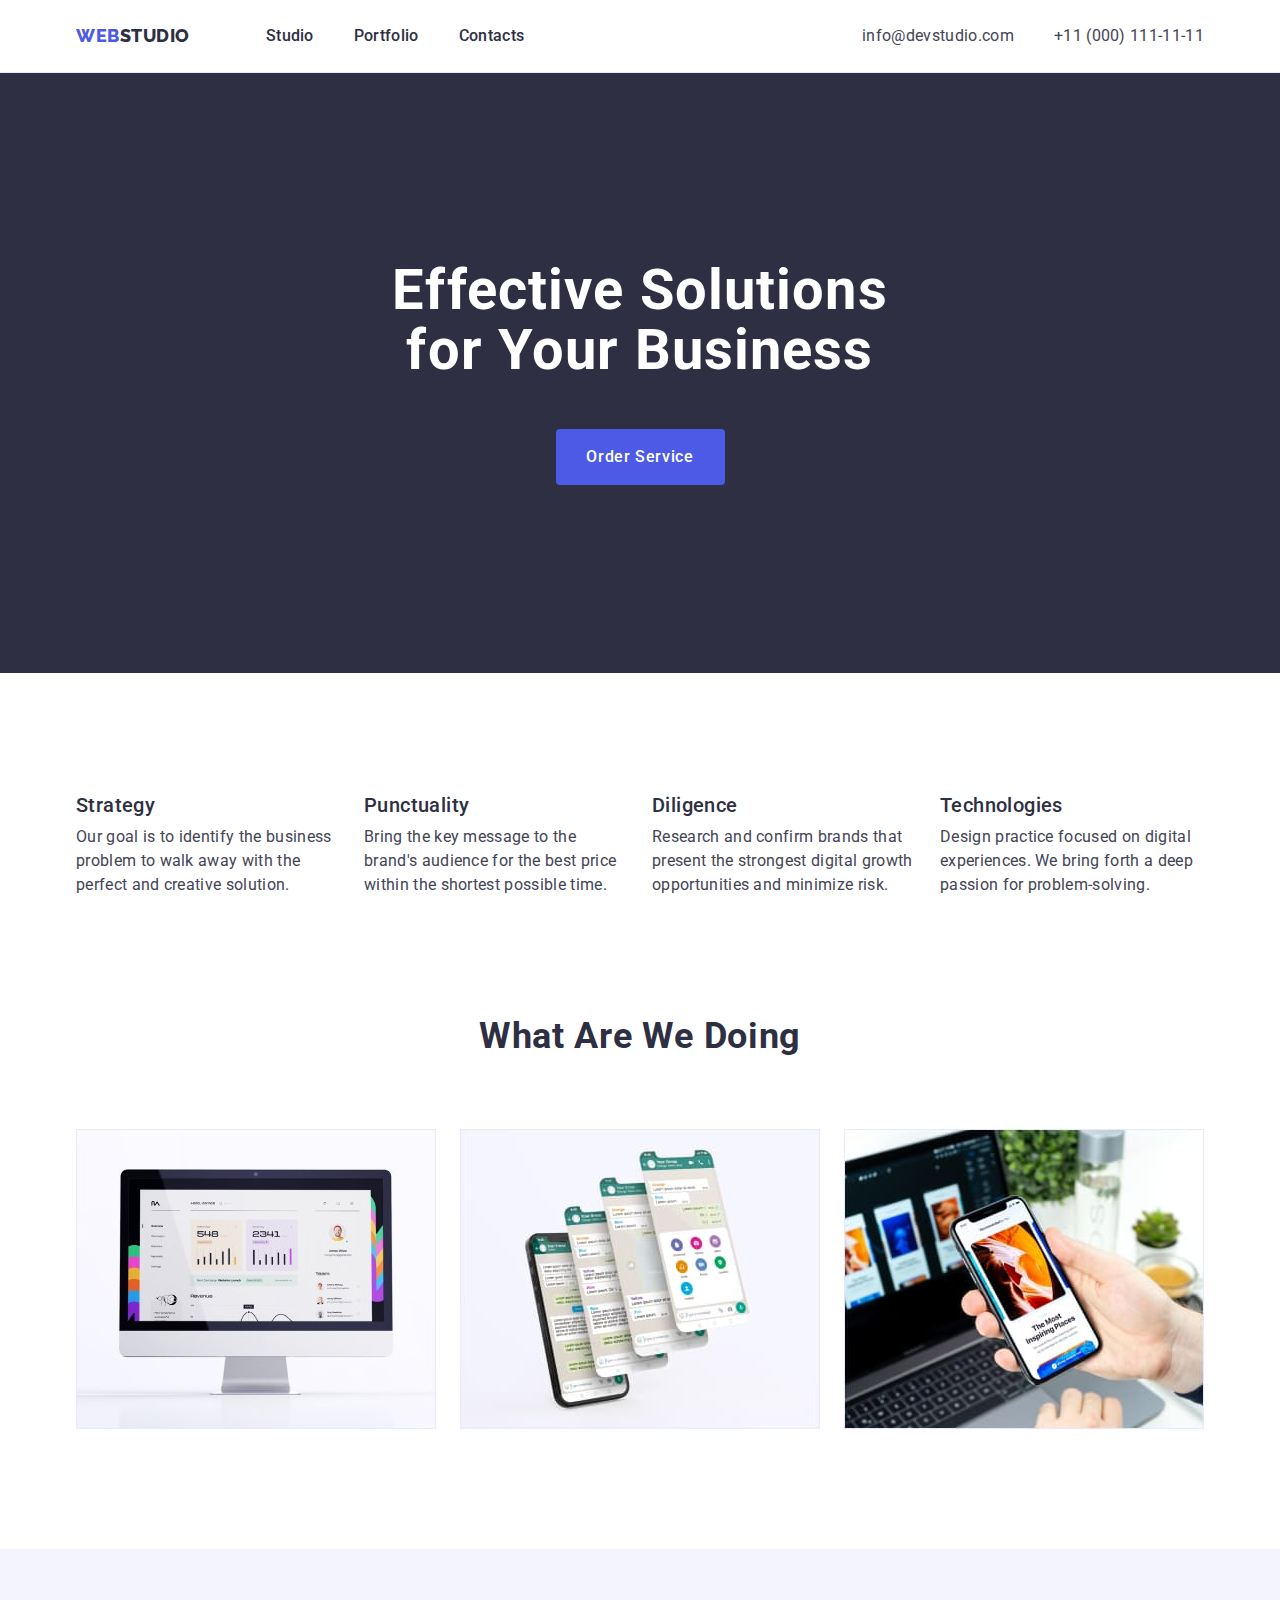
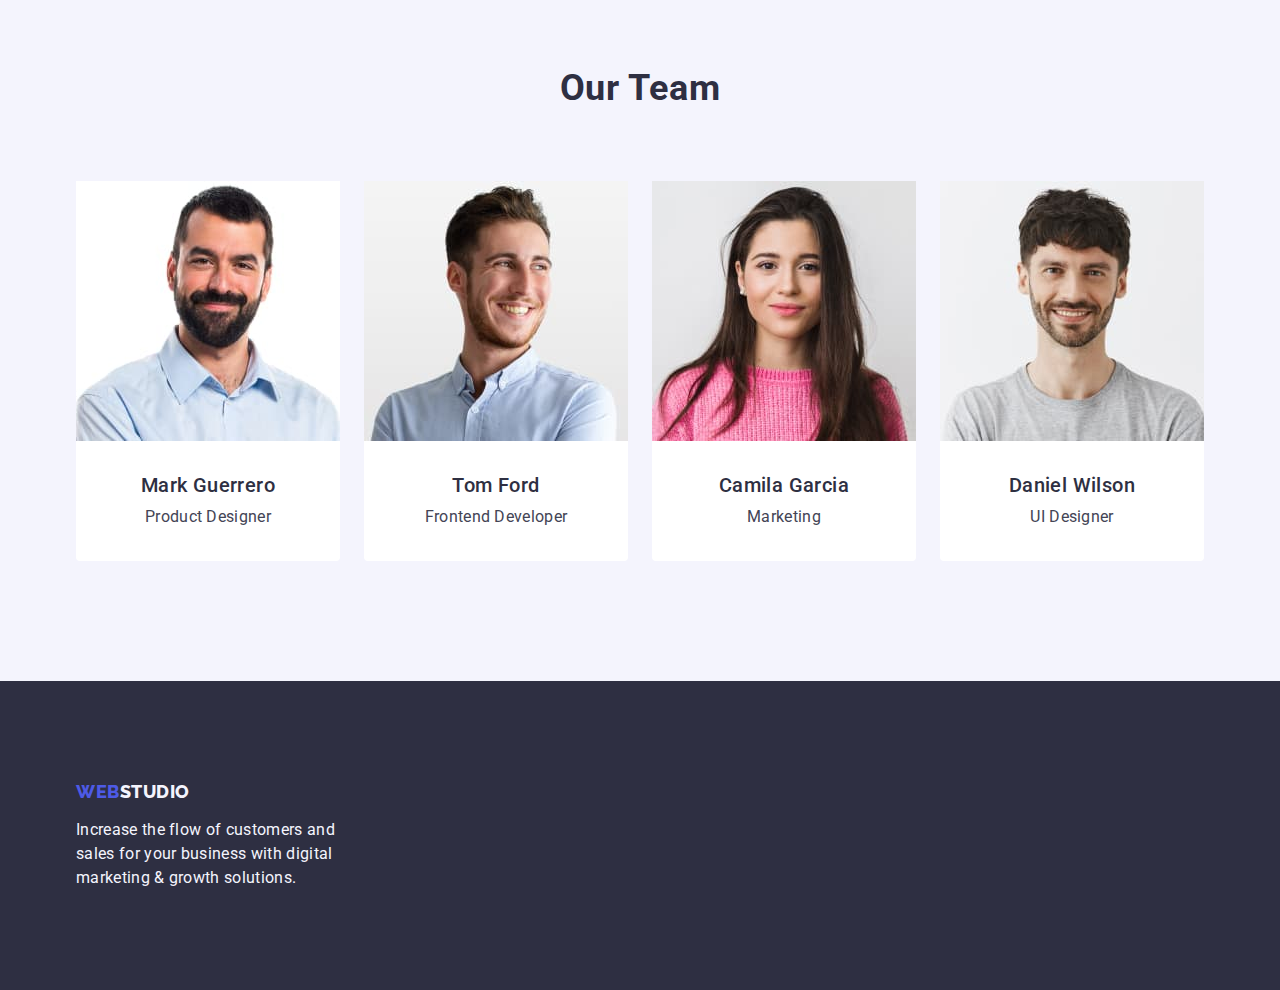
<file: index.html>
<!DOCTYPE html>
<html lang="en">

<head>
    <meta charset="UTF-8">
    <meta http-equiv="X-UA-Compatible" content="IE=edge">
    <meta name="viewport" content="width=device-width, initial-scale=1.0">
    <title>Document</title>
    <!--Fonts styles-->
    <link rel="preconnect" href="https://fonts.googleapis.com">
    <link rel="preconnect" href="https://fonts.gstatic.com" crossorigin>
    <link href="https://fonts.googleapis.com/css2?family=Raleway:wght@800&family=Roboto:wght@400;500;700&display=swap"
        rel="stylesheet">
    <link rel="stylesheet"
        href="https://cdnjs.cloudflare.com/ajax/libs/modern-normalize/1.1.0/modern-normalize.min.css">
    <!--Custom styles-->
    <link rel="stylesheet" href="./css/styles.css">
</head>

<body>
    <header class="head">
        <!--Logo-->
        <div class="container main-nav">
            <nav class="main-nav">
                <a href="index.html" class="logo link"> Web <span class="logo-item">Studio</span></a> <!--Logo-->
                <!--Menu Nav-->
                <ul class="menu-nav list">
                    <li class="item"><a href="./index.html" class="link">Studio</a></li>
                    <li class="item"><a href="./portfolio.html" class="link">Portfolio</a></li>
                    <li class="item"><a href="" class="link">Contacts</a></li>
                </ul>
            </nav>
            <address class="address list">
                <ul class="contacts list">
                    <li class="item">
                        <a href="mailto:info@devstudio.com" class="link">info@devstudio.com</a>
                    </li>
                    <li class="item">
                        <a href="tel:+110001111111" class="link">+11 (000) 111-11-11</a>
                    </li>
                </ul>
            </address>
        </div>
    </header>
    <main>
        <!--Hero image-->
        <section class="page">
            <div class="container">
                <h1 class="title-logo">Effective Solutions for Your Business </h1>
                <button type="button" class="page-but">Order Service</button>
            </div>

        </section>
        <!--section 1-->
        <section class="section-ab">
            <div class="container">
                <h2 class="slogan" hidden> Eror</h2>
                <ul class="list-ab list">
                    <!--Feature 1-->
                    <li class="item">
                        <h3 class="title-fr">Strategy</h3>
                        <p class="paragraf">
                            Our goal is to identify the business problem to walk away with the perfect and creative
                            solution.
                        </p>
                    </li>
                    <!--Feature 2-->
                    <li class="item">
                        <h3 class="title-fr">Punctuality</h3>
                        <p class="paragraf">
                            Bring the key message to the brand's audience for the best price within the shortest
                            possible
                            time.
                        </p>
                    </li>
                    <!--Feature 3-->
                    <li class="item">
                        <h3 class="title-fr">Diligence</h3>
                        <p class="paragraf">
                            Research and confirm brands that present the strongest digital growth opportunities and
                            minimize
                            risk.
                        </p>
                    </li>
                    <!--Feature 4-->
                    <li class="item">
                        <h3 class="title-fr">Technologies</h3>
                        <p class="paragraf">Design practice focused on digital experiences. We bring forth a deep
                            passion
                            for
                            problem-solving.</p>
                    </li>
                </ul>
            </div>
        </section>
        <!--section 2-->
        <section class="section-prod">
            <div class="container">
                <h2 class="title-ab-me">What are we doing</h2>
                <ul class="product list">
                    <li class="item"><img src="./images/Section2/Rectangle71-2.jpg" alt="Imac" width="360"></li>
                    <li class="item"><img src="./images/Section2/Rectangle71-1.jpg"
                            alt="Phone in which the functionality of the application is shown" width="360">
                    </li>
                    <li class="item"><img src="./images/Section2/Rectangle71.jpg"
                            alt="Phone in the foreground. On the back of a laptop" width="360">
                    </li>
                </ul>
            </div>
        </section>
        <!--section 3-->
        <section class="team">
            <div class="container">
                <h2 class="title-team">Our Team</h2>
                <ul class="team-li list">
                    <li class="item">
                        <img src="./images/Section3/img-3.jpg" alt="Man" width="264">
                        <div class="name">
                            <h3 class="title-team-name list">Mark Guerrero</h3>
                            <p class="paragraf list">Product Designer</p>
                        </div>
                    </li>
                    <li class="item">
                        <img src="./images/Section3/img-2.jpg" alt="Man" width="264">
                        <div class="name">
                            <h3 class="title-team-name list">Tom Ford</h3>
                            <p class="paragraf list">Frontend Developer</p>
                        </div>
                    </li>
                    <li class="item">
                        <img src="./images/Section3/img-1.jpg" alt="Women" width="264">
                        <div class="name">
                            <h3 class="title-team-name list">Camila Garcia</h3>
                            <p class="paragraf list">Marketing</p>
                        </div>
                    </li>
                    <li class="item">
                        <img src="./images/Section3/img.jpg" alt="Man" width="264">
                        <div class="name">
                            <h3 class="title-team-name list">Daniel Wilson</h3>
                            <p class="paragraf list">UI Designer</p>
                        </div>
                    </li>
                </ul>
            </div>

        </section>
    </main>
    <!--footer-->
    <footer class="footer">
        <div class="main-footer container">
            <a href="./index.html" class="logo-fr list">Web<span class="logo-item">Studio</span> </a>
            <!--Logo-->
            <p class="fr-text list">Increase the flow of customers and sales for your business with digital marketing &
                growth
                solutions.</p>
        </div>
    </footer>
</body>

</html>
</file>
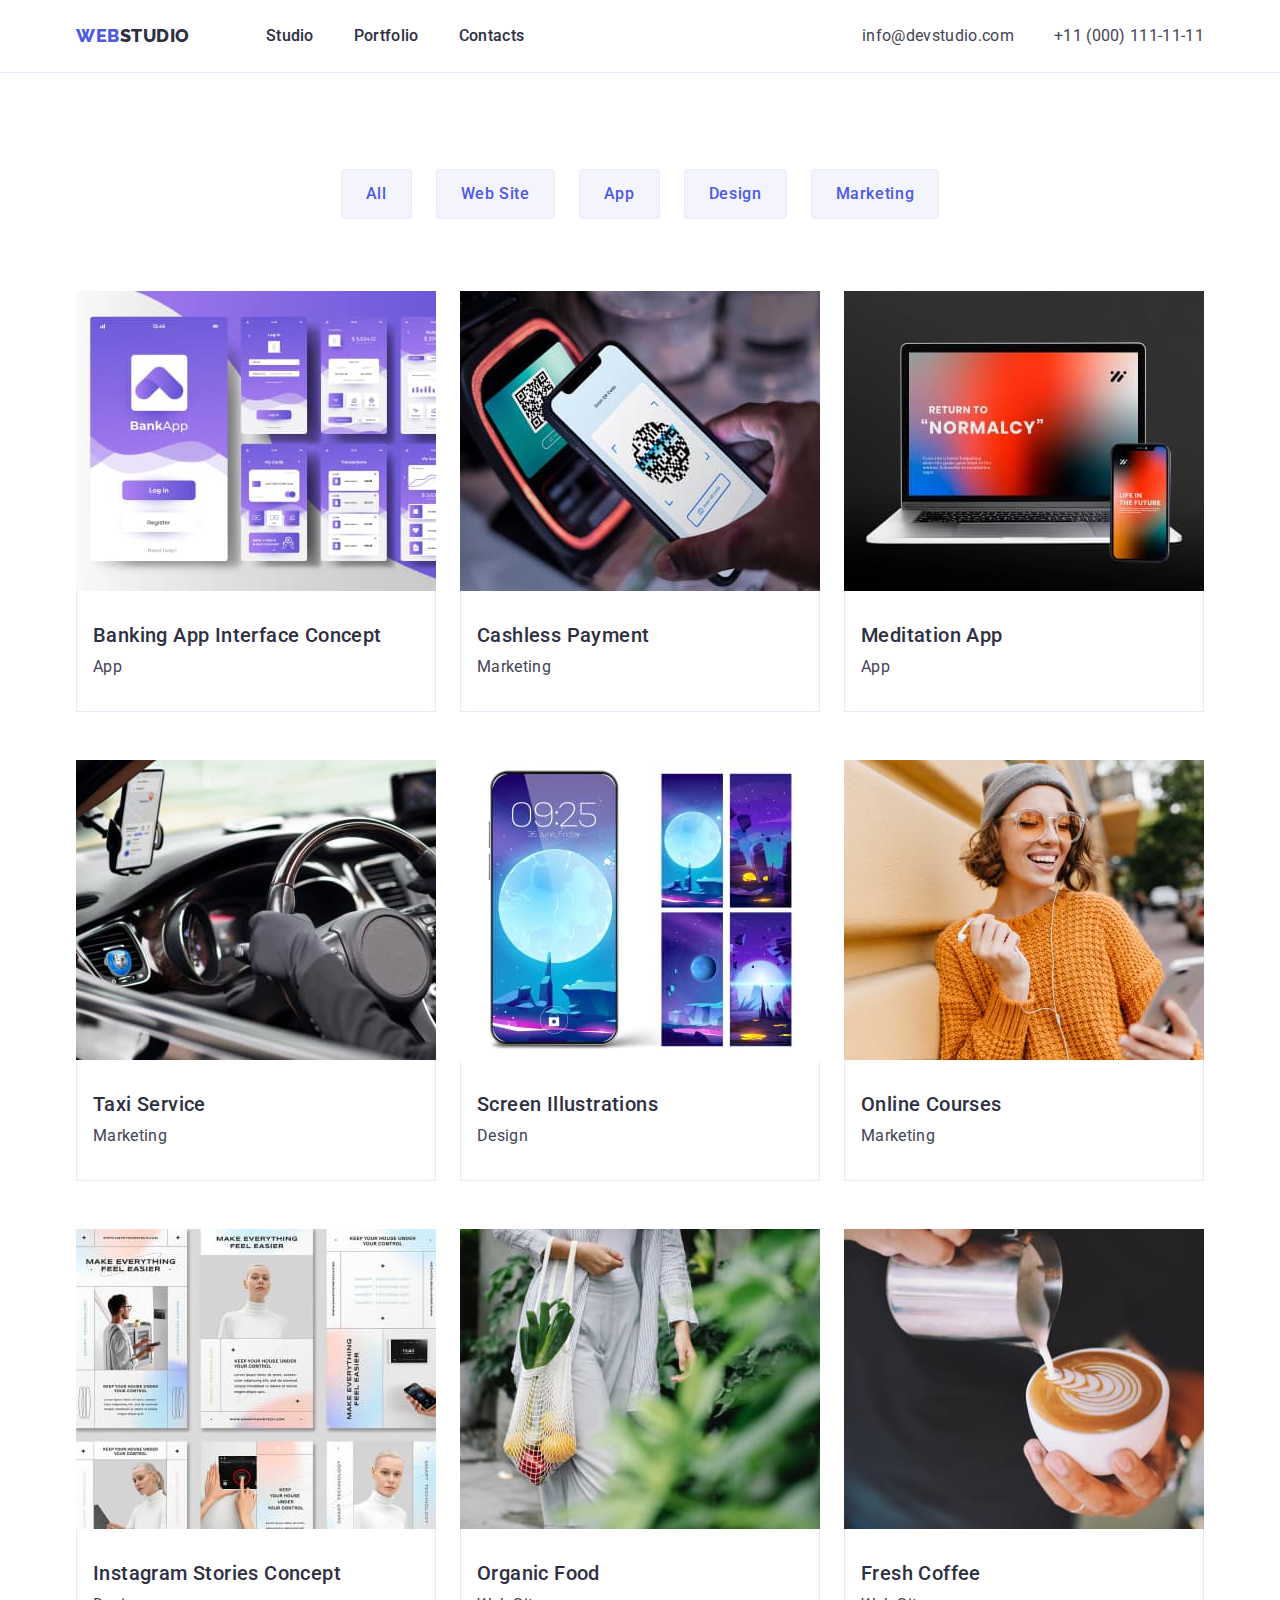
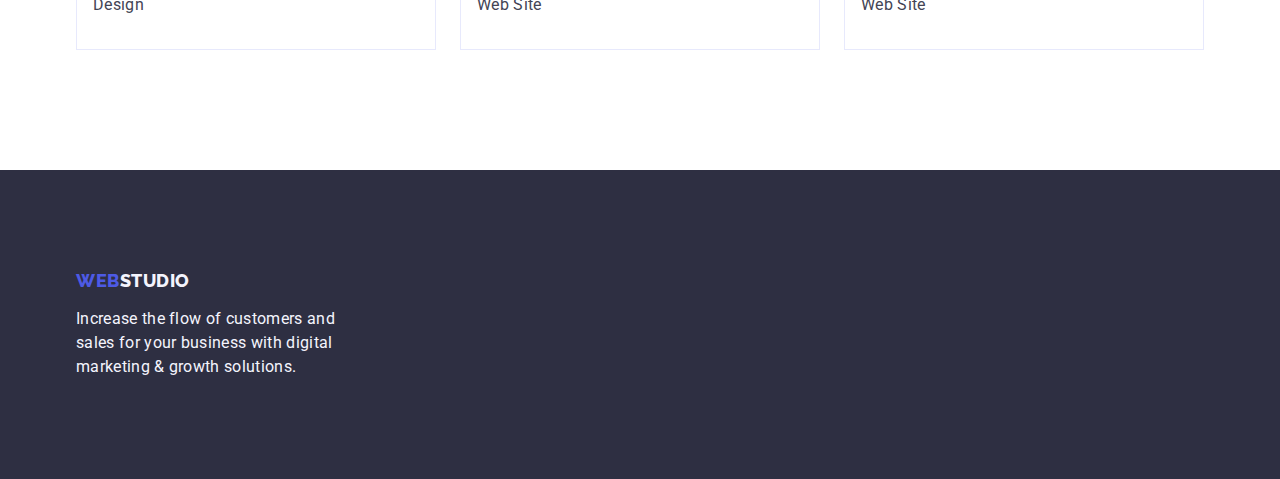
<file: portfolio.html>
<!DOCTYPE html>
<html lang="en">

<head>
    <meta charset="UTF-8">
    <meta http-equiv="X-UA-Compatible" content="IE=edge">
    <meta name="viewport" content="width=device-width, initial-scale=1.0">
    <title>Document</title>
    <!--Fonts styles-->
    <link rel="preconnect" href="https://fonts.googleapis.com">
    <link rel="preconnect" href="https://fonts.gstatic.com" crossorigin>
    <link href="https://fonts.googleapis.com/css2?family=Raleway:wght@800&family=Roboto:wght@400;500;700&display=swap"
        rel="stylesheet">
    <link rel="stylesheet"
        href="https://cdnjs.cloudflare.com/ajax/libs/modern-normalize/1.1.0/modern-normalize.min.css">
    <!--Custom styles-->
    <link rel="stylesheet" href="./css/styles.css">
</head>

<body>
    <header class="head">
        <!--Logo-->
        <div class="container main-nav">
            <nav class="main-nav">
                <a href="index.html" class="logo link"> Web <span class="logo-item">Studio</span></a> <!--Logo-->
                <!--Menu Nav-->
                <ul class="menu-nav list">
                    <li class="item"><a href="./index.html" class="link">Studio</a></li>
                    <li class="item"><a href="./portfolio.html" class="link">Portfolio</a></li>
                    <li class="item"><a href="" class="link">Contacts</a></li>
                </ul>
            </nav>
            <address class="address list">
                <ul class="contacts list">
                    <li class="item">
                        <a href="mailto:info@devstudio.com" class="link">info@devstudio.com</a>
                    </li>
                    <li class="item">
                        <a href="tel:+110001111111" class="link">+11 (000) 111-11-11</a>
                    </li>
                </ul>
            </address>
        </div>
    </header>
    <main>
        <section class="portfolio">
            <!--Filters-->
            <div class=" container">
                <h1 hidden>eror</h1>
                <ul class="filters list">
                    <li class="item">
                        <button type="button" class="btn"> All </button>
                    </li>
                    <li class="item">
                        <button type="button" class="btn"> Web Site</button>
                    </li>
                    <li class="item">
                        <button type="button" class="btn"> App</button>
                    </li>
                    <li class="item">
                        <button type="button" class="btn">Design</button>
                    </li>
                    <li class="item">
                        <button type="button" class="btn">Marketing</button>
                    </li>
                </ul>

                <!--Row1-->
                <ul class="row list">
                    <li class="item"> <a href="" class="desc "><img class="img" src="./images/Row1/img-2.jpg"
                                alt="BankApp" width="360">
                            <div class="info">
                                <h2 class="title-desc list">Banking App Interface Concept</h2>
                                <p class="paragraf list">App</p>
                            </div>
                        </a>
                    </li>
                    <li class="item"><a href="" class="desc "><img class="img" src="./images/Row1/img-1.jpg" alt="Qr"
                                width="360">
                            <div class="info">
                                <h2 class="title-desc list">Cashless Payment</h2>
                                <p class="paragraf list">Marketing</p>
                            </div>
                        </a></li>
                    <li class="item"><a href="" class="desc "><img class="img" src="./images/Row1/img.jpg"
                                alt="Return to normalcy" width="360">
                            <div class="info">
                                <h2 class="title-desc list">Meditation App</h2>
                                <p class="paragraf list">App</p>
                            </div>
                        </a>
                    </li>
                    <li class="item"><a href="" class="desc "><img class="img" src="./images/Row2/img-2.jpg" alt="Taxi"
                                width="360">
                            <div class="info">
                                <h2 class="title-desc list">Taxi Service</h2>
                                <p class="paragraf list">Marketing</p>
                            </div>
                        </a>
                    </li>
                    <li class="item"> <a href="" class="desc "><img class="img" src="./images/Row2/img-1.jpg"
                                alt="Screen Illustrations" width="360">
                            <div class="info">
                                <h2 class="title-desc list">Screen Illustrations</h2>
                                <p class="paragraf list">Design</p>
                            </div>
                        </a>
                    </li>
                    <li class="item"> <a href="" class="desc "><img class="img" src="./images/Row2/img.jpg" alt="Women"
                                width="360">
                            <div class="info">
                                <h2 class="title-desc list">Online Courses</h2>
                                <p class="paragraf list">Marketing</p>
                            </div>
                        </a>
                    </li>
                    <li class="item"> <a href="" class="desc "><img class="img" src="./images/Row3/img-2.jpg"
                                alt="Instagram Stories" width="360">
                            <div class="info">
                                <h2 class="title-desc list">Instagram Stories Concept</h2>
                                <p class="paragraf list">Design</p>
                            </div>
                        </a>
                    </li>
                    <li class="item"> <a href="" class="desc ">
                            <img class="img" src="./images/Row3/img-1.jpg" alt="Food" width="360">
                            <div class="info">
                                <h2 class="title-desc list">Organic Food</h2>
                                <p class="paragraf list">Web Site</p>
                            </div>
                        </a>
                    </li>
                    <li class="item"> <a href="" class="desc "><img class="img" src="./images/Row3/img.jpg" alt="Coffee"
                                width="360">
                            <div class="info">
                                <h2 class="title-desc list">Fresh Coffee</h2>
                                <p class="paragraf list">Web Site</p>
                            </div>
                        </a>
                    </li>
                </ul>
            </div>
        </section>
    </main>
    <!--footer-->
    <footer class="footer">
        <div class="main-footer container">
            <a href="./index.html" class="logo-fr list">Web<span class="logo-item">Studio</span> </a>
            <!--Logo-->
            <p class="fr-text list">Increase the flow of customers and sales for your business with digital marketing &
                growth
                solutions.</p>
        </div>
    </footer>
</body>

</html>
</file>
<file: css/styles.css>
:root {
  /* Fonts*/
  --main-tex: "Roboto", sans-serif;
  --second-tex: "Raleway", sans-serif;

  /* Colors*/
  --color-primary: #4d5ae5;
  --color-pressed-st: #404bbf;
  --color-dark: #2e2f42;
  --color-success: #31d0aa;
  --color-text: #434455;
  --color-subtle-text: #8e8f99;
  --color-accent: #e7e9fc;
  --color-light: #f4f4fd;
  --color-overlay: #2e2f42;
  --color-hero-im-bk: #2e2f42;
  --color-white-bk: #ffffff;
  --color-modal-bk: #fcfcfc;
}
.list {
  list-style: none;
  padding: 0;
  margin: 0;
}
.container {
  width: 1158px;
  margin-left: auto;
  margin-right: auto;
  padding-left: 15px;
  padding-right: 15px;
}
img {
  display: block;
}
body {
  margin: 0;
  font-family: var(--main-tex);
  color: var(--color-text);
  background-color: var(--color-white-bk);
}
/*header*/
.head {
  border-bottom: 1px solid #e7e9fc;
}
.main-nav {
  display: flex;
  align-items: center;
}
.logo {
  display: flex;
  margin-right: 76px;

  font-family: var(--second-tex);
  color: var(--color-primary);
  text-decoration: none;
  font-style: normal;
  font-weight: 800;
  font-size: 18px;
  line-height: 1.17;
  letter-spacing: 0.03em;
  text-transform: uppercase;
}
.logo-item {
  color: var(--color-hero-im-bk);
}
/* menu*/
.menu-nav .link {
  display: block;
  padding-top: 24px;
  padding-bottom: 24px;

  color: var(--color-hero-im-bk);
  text-decoration: none;
}
.menu-nav .link:hover,
.menu-nav .link:focus,
.contacts .link:hover,
.contacts .link:focus {
  color: var(--color-pressed-st);
}
.menu-nav {
  display: flex;

  font-family: var(--main-tex);
  font-style: normal;
  font-weight: 500;
  font-size: 16px;
  line-height: 1.5;
  letter-spacing: 0.02em;
}
.menu-nav .item {
  margin-right: 40px;
}
.menu-nav .item:last-child {
  margin-right: 0;
}
/* .menu-nav .item + .item {
  margin-left: 40px;
} */
/* contacts*/
.address {
  font-style: normal;
  margin-left: auto;
}
.contacts .link {
  text-decoration: none;
  color: var(--color-text);
}
.contacts {
  display: flex;

  font-family: var(--main-tex);
  font-weight: 400;
  font-size: 16px;
  line-height: 1.5;
  letter-spacing: 0.02em;
}
.contacts .item {
  margin-right: 40px;
}
.contacts .item:last-child {
  margin-right: 0;
}
/* .contacts .item + .item {
  margin-left: 40px;
} */
/*index.html*/
/*Hero image*/
.page {
  text-align: center;
  padding-top: 188px;
  padding-bottom: 188px;

  background-color: var(--color-dark);
  color: var(--color-white-bk);
}

.title-logo {
  margin-bottom: 48px;
  max-width: 496px;
  margin-right: auto;
  margin-left: auto;

  margin-top: 0;
  font-style: normal;
  font-weight: 700;
  font-size: 56px;
  line-height: 1.07;
  letter-spacing: 0.02em;
}

.page-but {
  display: block;
  min-width: 169px;
  height: 56px;
  margin-right: auto;
  margin-left: auto;

  font-family: var(--main-tex);
  background-color: var(--color-primary);
  color: white;
  border: none;
  font-style: normal;
  font-weight: 500;
  font-size: 16px;
  line-height: 1.5;
  letter-spacing: 0.04em;
  cursor: pointer;
  border-radius: 4px;
}
.page-but:hover,
.page-but:focus {
  background-color: var(--color-pressed-st);
}

/*section 1*/
.section-ab {
  padding-top: 120px;
  padding-bottom: 120px;
}
.title-fr {
  margin-top: 0;
  margin-bottom: 8px;
  color: var(--color-dark);
  font-style: normal;
  font-weight: 500;
  font-size: 20px;
  line-height: 1.2;
  letter-spacing: 0.02em;
}
.list-ab {
  display: flex;
}
.list-ab .item {
  width: calc((100% - 3 * 24px) / 4);
}
.list-ab .item:not(:last-child) {
  margin-right: 24px;
}
.list-ab .paragraf {
  margin: 0;
  font-style: normal;
  font-weight: 400;
  font-size: 16px;
  line-height: 1.5;
  letter-spacing: 0.02em;
  color: var(--color-text);
}
/*section 2*/
.section-prod {
  padding-bottom: 120px;
}
.product {
  display: flex;
}
.product .item:not(:last-child) {
  margin-right: 24px;
}
.title-ab-me {
  text-align: center;
  margin-top: 0;
  margin-bottom: 72px;
  color: var(--color-dark);
  font-style: normal;
  font-weight: 700;
  font-size: 36px;
  line-height: 1.11;
  letter-spacing: 0.02em;
  text-transform: capitalize;
  letter-spacing: 0.02em;
}
/*section 3*/
.team {
  padding-top: 120px;
  padding-bottom: 120px;
}
.team-li {
  display: flex;
}
.team-li .item {
  margin-right: 24px;
}
.team-li .item:last-child {
  margin-right: 0px;
}
/* .team-li .item + .item {
  margin-left: 24px;
} */
.title-team {
  text-align: center;

  margin-top: 0;
  margin-bottom: 72px;
  color: var(--color-dark);
  font-style: normal;
  font-weight: 700;
  font-size: 36px;
  line-height: 1.11;
  letter-spacing: 0.02em;
  text-transform: capitalize;
}
.team-li .name {
  padding: 32px 16px 32px;
}
.team-li .title-team-name {
  text-align: center;
  margin-bottom: 8px;

  color: var(--color-dark);
  font-style: normal;
  font-weight: 500;
  font-size: 20px;
  line-height: 1.2;
  letter-spacing: 0.02em;
}
.team-li .paragraf {
  text-align: center;

  font-style: normal;
  font-weight: 400;
  font-size: 16px;
  line-height: 1.5;
  letter-spacing: 0.02em;
  color: var(--color-text);
}

.team {
  background-color: var(--color-light);
}
.team-li .item {
  background-color: var(--color-white-bk);
  border-radius: 0px 0px 4px 4px;
}
/*footer*/
.footer {
  padding-top: 100px;
  padding-bottom: 100px;
}
.main-footer {
  justify-content: flex-start;
}
.footer {
  background-color: var(--color-dark);
}
.logo-fr {
  display: inline-block;
  margin-bottom: 16px;

  color: var(--color-primary);
  font-family: var(--second-tex);
  text-decoration: none;
  font-style: normal;
  font-weight: 800;
  font-size: 18px;
  line-height: 1.17;
  letter-spacing: 0.03em;
  text-transform: uppercase;
}
.logo-fr .logo-item {
  color: var(--color-light);
}
.fr-text {
  color: var(--color-light);
  width: 264px;
  font-family: "Roboto";
  font-style: normal;
  font-weight: 400;
  font-size: 16px;
  line-height: 1.5;
  letter-spacing: 0.02em;
}
/*portfolio.html*/
.portfolio {
  padding-top: 96px;
  padding-bottom: 120px;
}
.desc {
  text-decoration: none;
}
/*filters*/
.filters {
  display: flex;
  justify-content: center;
  margin-bottom: 72px;
}

/* .filters .item + .item {
  margin-left: 24px;
} */
.filters .item {
  margin-right: 24px;
}
.filters .item:last-child {
  margin-right: 0px;
}
.filters .btn {
  padding-top: 12px;
  padding-bottom: 12px;
  padding-right: 24px;
  padding-left: 24px;

  border: 1px solid var(--color-accent);
  background-color: var(--color-light);
  color: var(--color-primary);
  font-family: var(--main-tex);
  font-style: normal;
  font-weight: 500;
  font-size: 16px;
  line-height: 1.5;
  letter-spacing: 0.04em;
  cursor: pointer;
  border-radius: 4px;
}
.filters .btn:hover,
.filters .btn:focus {
  background-color: var(--color-pressed-st);
  color: var(--color-white-bk);
  border: 1px solid transparent;
}
/*row*/
.row {
  display: flex;
  flex-wrap: wrap;
}
.row .item {
  width: 360;
}
.row .item:not(:nth-child(3n)) {
  margin-right: 24px;
}
.row .item:not(:nth-last-child(-n + 3)) {
  margin-bottom: 48px;
}

.row .info {
  padding: 32px 16px;
  border: 1px solid #e7e9fc;
  border-top: none;
}
.title-desc {
  margin-bottom: 8px;

  color: var(--color-hero-im-bk);
  font-family: var(--main-tex);
  font-style: normal;
  font-weight: 500;
  font-size: 20px;
  line-height: 1.2;
  letter-spacing: 0.02em;
}
.desc .paragraf {
  color: var(--color-text);
  font-family: var(--main-tex);
  font-style: normal;
  font-weight: 400;
  font-size: 16px;
  line-height: 1.5;
  letter-spacing: 0.02em;
}
</file>
